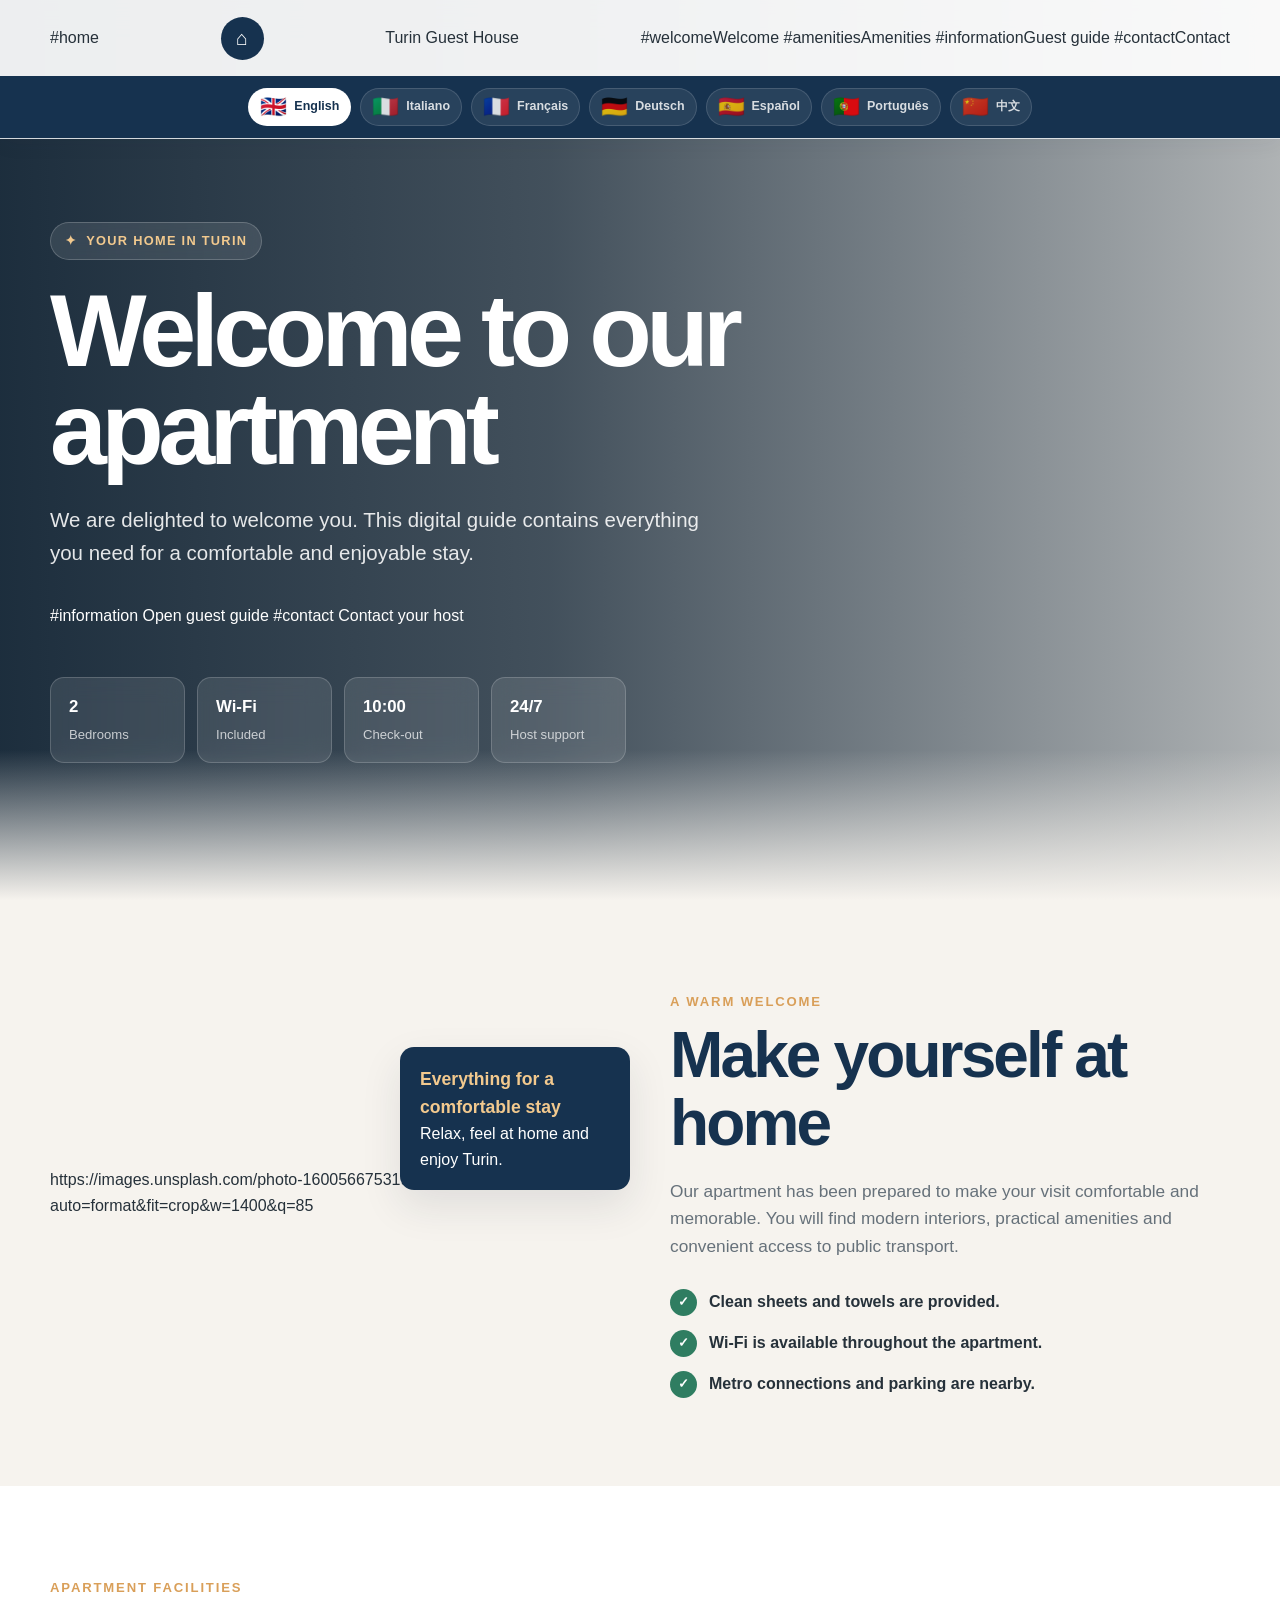
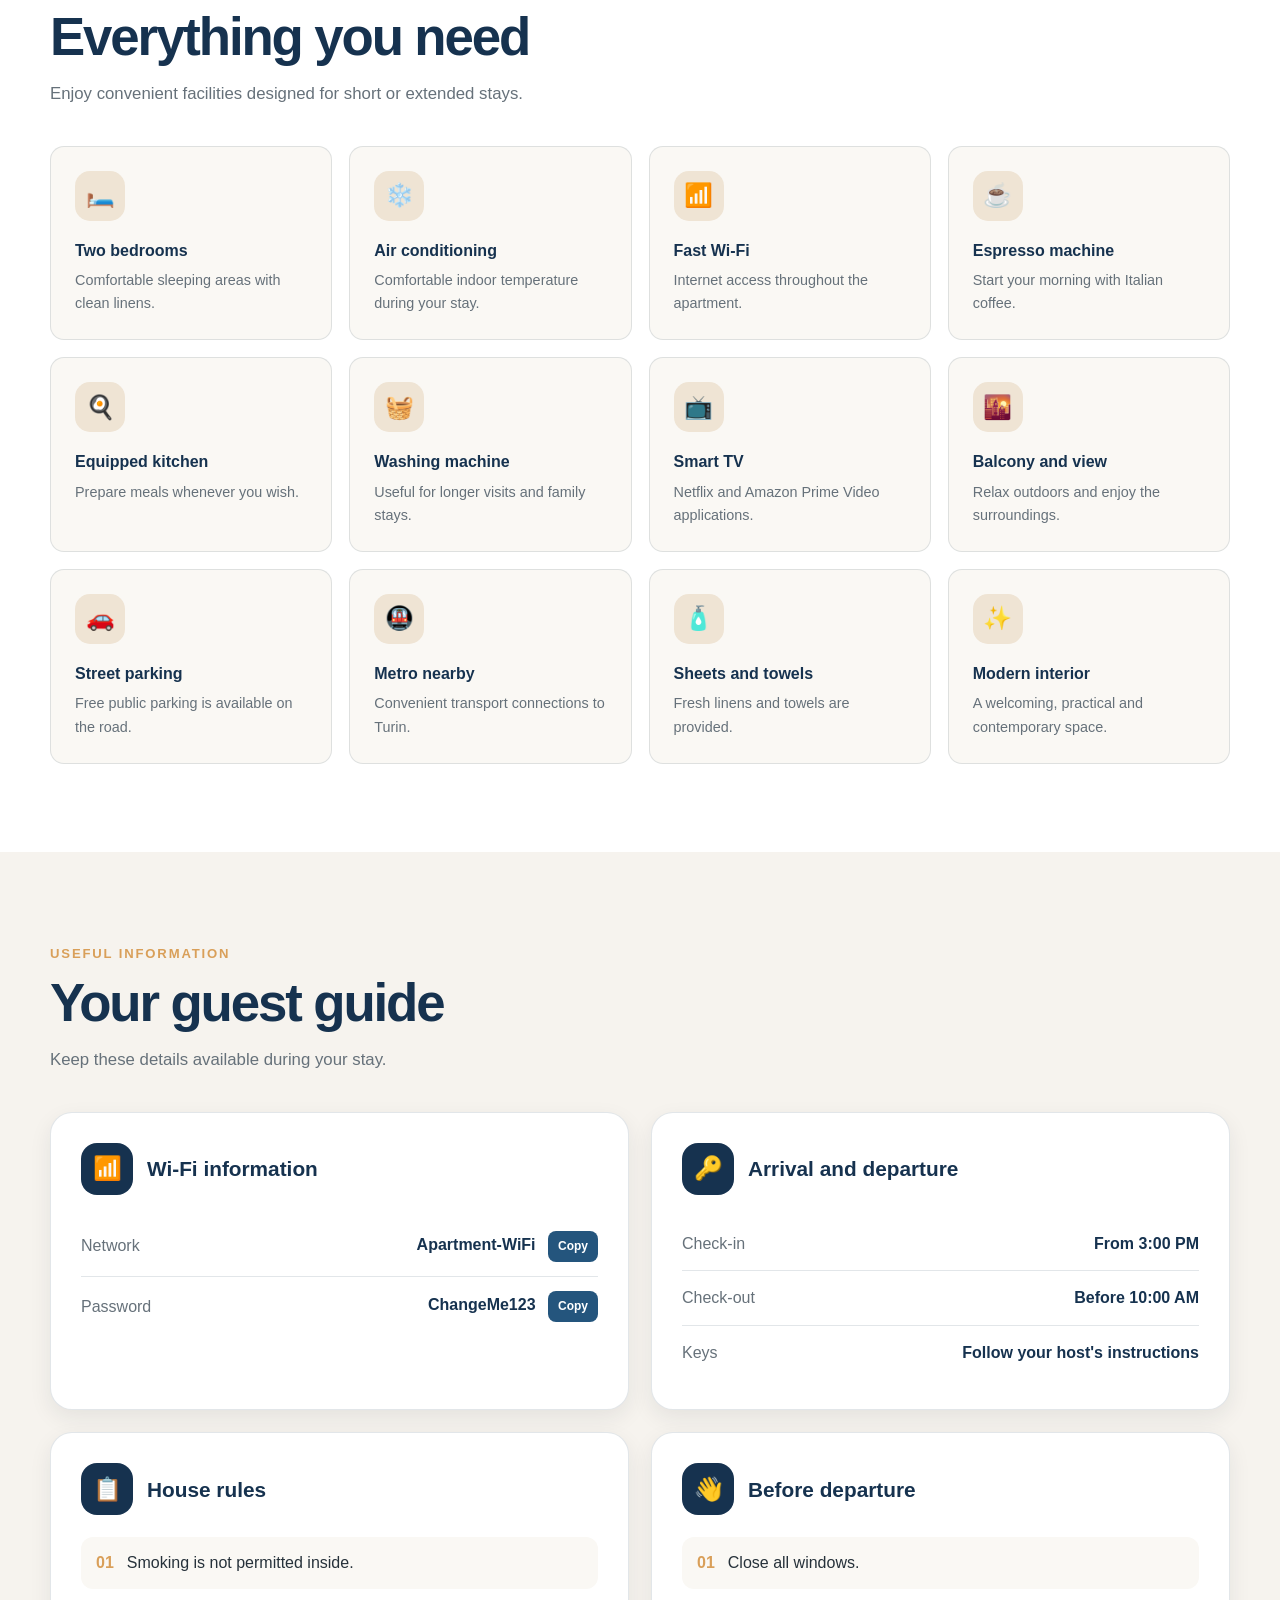
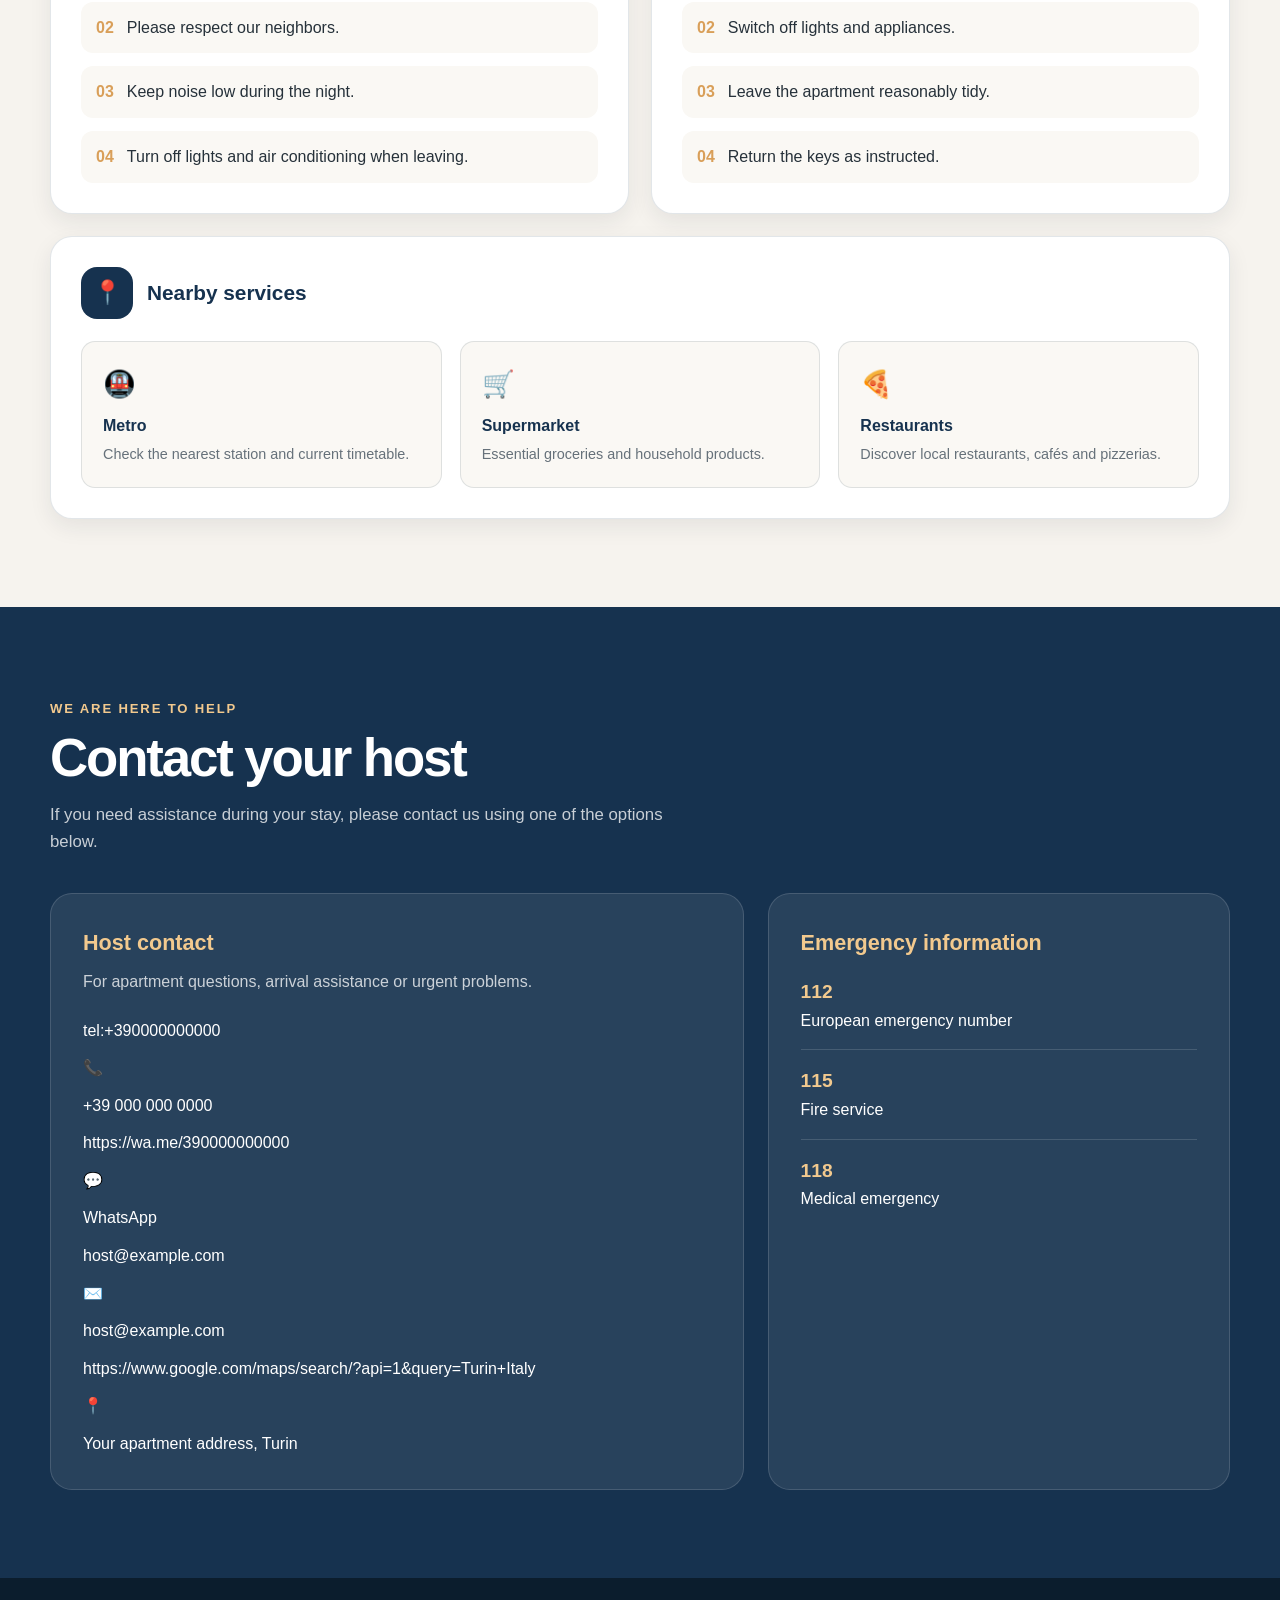
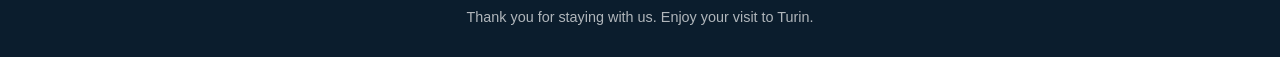
<file: Home.html>
<!DOCTYPE html>
<html lang="en">
<head>
    <meta charset="UTF-8">

    <meta
        name="viewport"
        content="width=device-width, initial-scale=1.0"
    >

    <meta
        name="description"
        content="Digital welcome guide for our apartment in Turin."
    >

    <title>Welcome to Our Apartment</title>

    <style>
        /* =========================================================
           1. GLOBAL SETTINGS
        ========================================================= */

        :root {
            --primary: #16324f;
            --primary-light: #24557d;
            --accent: #d99f59;
            --accent-light: #f2c98e;
            --background: #f6f3ee;
            --surface: #ffffff;
            --surface-soft: #faf8f4;
            --text: #26313a;
            --text-light: #66717a;
            --success: #2f7d61;
            --danger: #c65353;
            --border: rgba(22, 50, 79, 0.12);
            --shadow: 0 16px 40px rgba(31, 42, 55, 0.10);
            --shadow-small: 0 8px 22px rgba(31, 42, 55, 0.08);
            --radius: 22px;
            --radius-small: 14px;
            --container: 1180px;
        }

        * {
            box-sizing: border-box;
            margin: 0;
            padding: 0;
        }

        html {
            scroll-behavior: smooth;
            scroll-padding-top: 110px;
        }

        body {
            min-height: 100vh;
            font-family:
                Inter,
                -apple-system,
                BlinkMacSystemFont,
                "Segoe UI",
                Roboto,
                Helvetica,
                Arial,
                sans-serif;
            color: var(--text);
            background: var(--background);
            line-height: 1.6;
        }

        body.menu-open {
            overflow: hidden;
        }

        img {
            display: block;
            max-width: 100%;
        }

        a {
            color: inherit;
            text-decoration: none;
        }

        button,
        input {
            font: inherit;
        }

        button {
            border: 0;
        }

        ul {
            list-style: none;
        }

        section {
            padding: 88px 24px;
        }

        .container {
            width: min(100%, var(--container));
            margin-inline: auto;
        }

        .section-heading {
            max-width: 700px;
            margin-bottom: 38px;
        }

        .section-label {
            display: inline-block;
            margin-bottom: 10px;
            color: var(--accent);
            font-size: 0.82rem;
            font-weight: 800;
            letter-spacing: 0.14em;
            text-transform: uppercase;
        }

        .section-heading h2 {
            color: var(--primary);
            font-size: clamp(2rem, 5vw, 3.3rem);
            line-height: 1.1;
            letter-spacing: -0.04em;
        }

        .section-heading p {
            max-width: 650px;
            margin-top: 15px;
            color: var(--text-light);
            font-size: 1.05rem;
        }

        /* =========================================================
           2. NAVIGATION
        ========================================================= */

        .navbar {
            position: fixed;
            z-index: 1000;
            top: 0;
            left: 0;
            width: 100%;
            background: rgba(255, 255, 255, 0.92);
            border-bottom: 1px solid var(--border);
            box-shadow: 0 5px 20px rgba(30, 45, 60, 0.05);
            backdrop-filter: blur(18px);
        }

        .nav-inner {
            position: relative;
            display: flex;
            align-items: center;
            justify-content: space-between;
            min-height: 76px;
            gap: 20px;
        }

        .brand {
            display: flex;
            align-items: center;
            gap: 12px;
            color: var(--primary);
            font-weight: 800;
        }

        .brand-icon {
            display: grid;
            width: 43px;
            height: 43px;
            place-items: center;
            color: white;
            background: var(--primary);
            border-radius: 50%;
            font-size: 1.25rem;
        }

        .nav-links {
            display: flex;
            align-items: center;
            gap: 28px;
        }

        .nav-links a {
            position: relative;
            color: var(--text-light);
            font-size: 0.95rem;
            font-weight: 700;
        }

        .nav-links a::after {
            position: absolute;
            right: 0;
            bottom: -7px;
            left: 0;
            height: 2px;
            content: "";
            background: var(--accent);
            transform: scaleX(0);
            transition: transform 0.25s ease;
        }

        .nav-links a:hover {
            color: var(--primary);
        }

        .nav-links a:hover::after {
            transform: scaleX(1);
        }

        .menu-button {
            display: none;
            width: 44px;
            height: 44px;
            color: var(--primary);
            background: transparent;
            border: 1px solid var(--border);
            border-radius: 12px;
            cursor: pointer;
            font-size: 1.35rem;
        }

        /* =========================================================
           3. LANGUAGE SELECTOR
        ========================================================= */

        .language-bar {
            position: relative;
            z-index: 10;
            padding: 12px 20px;
            background: var(--primary);
        }

        .language-list {
            display: flex;
            align-items: center;
            justify-content: center;
            gap: 9px;
            flex-wrap: wrap;
        }

        .language-button {
            display: flex;
            align-items: center;
            gap: 7px;
            min-height: 38px;
            padding: 5px 11px;
            color: rgba(255, 255, 255, 0.82);
            background: rgba(255, 255, 255, 0.08);
            border: 1px solid rgba(255, 255, 255, 0.14);
            border-radius: 999px;
            cursor: pointer;
            transition:
                transform 0.2s ease,
                background 0.2s ease,
                color 0.2s ease;
        }

        .language-button:hover {
            color: white;
            background: rgba(255, 255, 255, 0.16);
            transform: translateY(-2px);
        }

        .language-button.active {
            color: var(--primary);
            background: white;
        }

        .flag {
            font-size: 1.35rem;
            line-height: 1;
        }

        .language-name {
            font-size: 0.78rem;
            font-weight: 800;
        }

        /* =========================================================
           4. HERO
        ========================================================= */

        .hero {
            position: relative;
            display: grid;
            min-height: 100vh;
            padding: 155px 24px 70px;
            place-items: center;
            overflow: hidden;
            color: white;
            background:
                linear-gradient(
                    90deg,
                    rgba(10, 29, 46, 0.92) 0%,
                    rgba(10, 29, 46, 0.76) 43%,
                    rgba(10, 29, 46, 0.30) 100%
                ),
                 url("https://drive.google.com/thumbnail?id=1JMEyr-s7wVvKA9i7febR1yLvqgs-dAmL&sz=w1600");
                center / cover no-repeat;
        }

        .hero::after {
            position: absolute;
            inset: auto 0 0;
            height: 150px;
            content: "";
            background: linear-gradient(transparent, var(--background));
        }

        .hero-content {
            position: relative;
            z-index: 2;
            width: min(100%, var(--container));
        }

        .hero-text {
            max-width: 760px;
        }

        .hero-tag {
            display: inline-flex;
            align-items: center;
            gap: 9px;
            margin-bottom: 22px;
            padding: 8px 14px;
            color: var(--accent-light);
            background: rgba(255, 255, 255, 0.10);
            border: 1px solid rgba(255, 255, 255, 0.20);
            border-radius: 999px;
            backdrop-filter: blur(10px);
            font-size: 0.8rem;
            font-weight: 800;
            letter-spacing: 0.1em;
            text-transform: uppercase;
        }

        .hero h1 {
            max-width: 820px;
            font-size: clamp(3rem, 8vw, 6.6rem);
            line-height: 0.96;
            letter-spacing: -0.055em;
        }

        .hero-description {
            max-width: 670px;
            margin-top: 25px;
            color: rgba(255, 255, 255, 0.88);
            font-size: clamp(1.05rem, 2vw, 1.28rem);
        }

        .hero-actions {
            display: flex;
            margin-top: 34px;
            gap: 13px;
            flex-wrap: wrap;
        }

        .button {
            display: inline-flex;
            align-items: center;
            justify-content: center;
            min-height: 51px;
            padding: 12px 22px;
            border-radius: 999px;
            cursor: pointer;
            font-weight: 800;
            transition:
                transform 0.2s ease,
                box-shadow 0.2s ease,
                background 0.2s ease;
        }

        .button:hover {
            transform: translateY(-3px);
        }

        .button-primary {
            color: var(--primary);
            background: var(--accent-light);
            box-shadow: 0 10px 30px rgba(217, 159, 89, 0.25);
        }

        .button-secondary {
            color: white;
            background: rgba(255, 255, 255, 0.09);
            border: 1px solid rgba(255, 255, 255, 0.28);
            backdrop-filter: blur(8px);
        }

        .quick-facts {
            display: flex;
            margin-top: 48px;
            gap: 12px;
            flex-wrap: wrap;
        }

        .quick-fact {
            min-width: 135px;
            padding: 16px 18px;
            background: rgba(255, 255, 255, 0.10);
            border: 1px solid rgba(255, 255, 255, 0.18);
            border-radius: var(--radius-small);
            backdrop-filter: blur(12px);
        }

        .quick-fact strong {
            display: block;
            font-size: 1.05rem;
        }

        .quick-fact span {
            color: rgba(255, 255, 255, 0.72);
            font-size: 0.82rem;
        }

        /* =========================================================
           5. WELCOME AND AMENITIES
        ========================================================= */

        .welcome-grid {
            display: grid;
            align-items: center;
            grid-template-columns: 1fr 1fr;
            gap: 60px;
        }

        .welcome-image {
            position: relative;
        }

        .welcome-image img {
            width: 100%;
            height: 540px;
            object-fit: cover;
            border-radius: var(--radius);
            box-shadow: var(--shadow);
        }

        .image-badge {
            position: absolute;
            right: -20px;
            bottom: 28px;
            max-width: 230px;
            padding: 18px 20px;
            color: white;
            background: var(--primary);
            border-radius: var(--radius-small);
            box-shadow: var(--shadow);
        }

        .image-badge strong {
            display: block;
            color: var(--accent-light);
            font-size: 1.1rem;
        }

        .welcome-copy h2 {
            color: var(--primary);
            font-size: clamp(2.25rem, 5vw, 4rem);
            line-height: 1.06;
            letter-spacing: -0.045em;
        }

        .welcome-copy p {
            margin-top: 20px;
            color: var(--text-light);
            font-size: 1.08rem;
        }

        .check-list {
            display: grid;
            margin-top: 28px;
            gap: 14px;
        }

        .check-list li {
            display: flex;
            align-items: flex-start;
            gap: 12px;
            font-weight: 700;
        }

        .check-icon {
            display: grid;
            flex: 0 0 27px;
            width: 27px;
            height: 27px;
            place-items: center;
            color: white;
            background: var(--success);
            border-radius: 50%;
            font-size: 0.8rem;
        }

        .amenities-section {
            background: var(--surface);
        }

        .amenities-grid {
            display: grid;
            grid-template-columns: repeat(4, 1fr);
            gap: 17px;
        }

        .amenity-card {
            min-height: 180px;
            padding: 24px;
            background: var(--surface-soft);
            border: 1px solid var(--border);
            border-radius: var(--radius-small);
            transition:
                transform 0.25s ease,
                box-shadow 0.25s ease,
                border-color 0.25s ease;
        }

        .amenity-card:hover {
            border-color: rgba(217, 159, 89, 0.55);
            box-shadow: var(--shadow-small);
            transform: translateY(-6px);
        }

        .amenity-icon {
            display: grid;
            width: 50px;
            height: 50px;
            margin-bottom: 17px;
            place-items: center;
            color: var(--primary);
            background: #efe4d4;
            border-radius: 15px;
            font-size: 1.45rem;
        }

        .amenity-card h3 {
            margin-bottom: 6px;
            color: var(--primary);
            font-size: 1rem;
        }

        .amenity-card p {
            color: var(--text-light);
            font-size: 0.9rem;
        }

        /* =========================================================
           6. INFORMATION CARDS
        ========================================================= */

        .information-grid {
            display: grid;
            grid-template-columns: repeat(2, 1fr);
            gap: 22px;
        }

        .info-card {
            padding: 30px;
            background: var(--surface);
            border: 1px solid var(--border);
            border-radius: var(--radius);
            box-shadow: var(--shadow-small);
        }

        .info-card.full-width {
            grid-column: 1 / -1;
        }

        .info-card-header {
            display: flex;
            align-items: center;
            gap: 14px;
            margin-bottom: 22px;
        }

        .info-card-icon {
            display: grid;
            flex: 0 0 52px;
            width: 52px;
            height: 52px;
            place-items: center;
            color: white;
            background: var(--primary);
            border-radius: 16px;
            font-size: 1.45rem;
        }

        .info-card h3 {
            color: var(--primary);
            font-size: 1.3rem;
        }

        .info-row {
            display: flex;
            align-items: center;
            justify-content: space-between;
            padding: 14px 0;
            gap: 20px;
            border-bottom: 1px solid var(--border);
        }

        .info-row:last-child {
            border-bottom: 0;
        }

        .info-row span:first-child {
            color: var(--text-light);
        }

        .info-row strong {
            color: var(--primary);
            text-align: right;
            overflow-wrap: anywhere;
        }

        .copy-button {
            margin-left: 8px;
            padding: 6px 10px;
            color: white;
            background: var(--primary-light);
            border-radius: 8px;
            cursor: pointer;
            font-size: 0.75rem;
            font-weight: 800;
        }

        .rules-list {
            display: grid;
            gap: 13px;
        }

        .rules-list li {
            display: flex;
            gap: 13px;
            padding: 13px 15px;
            background: var(--surface-soft);
            border-radius: 12px;
        }

        .rule-number {
            color: var(--accent);
            font-weight: 900;
        }

        .nearby-grid {
            display: grid;
            grid-template-columns: repeat(3, 1fr);
            gap: 18px;
        }

        .nearby-item {
            padding: 21px;
            background: var(--surface-soft);
            border: 1px solid var(--border);
            border-radius: var(--radius-small);
        }

        .nearby-item span {
            display: block;
            margin-bottom: 8px;
            font-size: 1.65rem;
        }

        .nearby-item h4 {
            color: var(--primary);
        }

        .nearby-item p {
            margin-top: 4px;
            color: var(--text-light);
            font-size: 0.9rem;
        }

        /* =========================================================
           7. CONTACT AND FOOTER
        ========================================================= */

        .contact-section {
            color: white;
            background: var(--primary);
        }

        .contact-section .section-label {
            color: var(--accent-light);
        }

        .contact-section .section-heading h2,
        .contact-section .section-heading p {
            color: white;
        }

        .contact-section .section-heading p {
            opacity: 0.76;
        }

        .contact-grid {
            display: grid;
            grid-template-columns: 1.2fr 0.8fr;
            gap: 24px;
        }

        .contact-card {
            padding: 32px;
            background: rgba(255, 255, 255, 0.08);
            border: 1px solid rgba(255, 255, 255, 0.14);
            border-radius: var(--radius);
        }

        .contact-card h3 {
            color: var(--accent-light);
            font-size: 1.35rem;
        }

        .contact-card p {
            margin-top: 8px;
            color: rgba(255, 255, 255, 0.76);
        }

        .contact-links {
            display: grid;
            margin-top: 23px;
            gap: 12px;
        }

        .contact-link {
            display: flex;
            align-items: center;
            padding: 14px 16px;
            gap: 12px;
            background: rgba(255, 255, 255, 0.08);
            border-radius: 12px;
            overflow-wrap: anywhere;
        }

        .contact-link:hover {
            background: rgba(255, 255, 255, 0.14);
        }

        .emergency-item {
            padding: 16px 0;
            border-bottom: 1px solid rgba(255, 255, 255, 0.14);
        }

        .emergency-item:last-child {
            border-bottom: 0;
        }

        .emergency-item strong {
            display: block;
            color: var(--accent-light);
            font-size: 1.2rem;
        }

        footer {
            padding: 28px 24px;
            color: rgba(255, 255, 255, 0.68);
            background: #0b1d2d;
            text-align: center;
            font-size: 0.9rem;
        }

        /* Toast notification */

        .toast {
            position: fixed;
            z-index: 2000;
            right: 20px;
            bottom: 20px;
            max-width: calc(100% - 40px);
            padding: 13px 18px;
            color: white;
            background: var(--success);
            border-radius: 12px;
            box-shadow: var(--shadow);
            opacity: 0;
            pointer-events: none;
            transform: translateY(20px);
            transition:
                opacity 0.3s ease,
                transform 0.3s ease;
        }

        .toast.visible {
            opacity: 1;
            transform: translateY(0);
        }

        /* =========================================================
           8. RESPONSIVE DESIGN
        ========================================================= */

        @media (max-width: 980px) {
            .nav-links {
                position: absolute;
                top: calc(100% + 1px);
                right: 0;
                left: 0;
                display: none;
                padding: 22px 24px 28px;
                background: white;
                border-bottom: 1px solid var(--border);
                box-shadow: var(--shadow-small);
                flex-direction: column;
                align-items: flex-start;
                gap: 20px;
            }

            .nav-links.open {
                display: flex;
            }

            .menu-button {
                display: grid;
                place-items: center;
            }

            .welcome-grid,
            .contact-grid {
                grid-template-columns: 1fr;
            }

            .welcome-image {
                max-width: 720px;
            }

            .amenities-grid {
                grid-template-columns: repeat(3, 1fr);
            }
        }

        @media (max-width: 760px) {
            section {
                padding: 68px 18px;
            }

            .hero {
                min-height: auto;
                padding: 175px 18px 100px;
                background-position: 62% center;
            }

            .hero h1 {
                font-size: clamp(3rem, 14vw, 4.8rem);
            }

            .language-name {
                display: none;
            }

            .language-button {
                width: 42px;
                height: 38px;
                padding: 4px;
                justify-content: center;
            }

            .quick-facts {
                display: grid;
                grid-template-columns: repeat(2, 1fr);
            }

            .quick-fact {
                min-width: 0;
            }

            .welcome-image img {
                height: 390px;
            }

            .image-badge {
                right: 12px;
                bottom: 12px;
                left: 12px;
                max-width: none;
            }

            .amenities-grid,
            .information-grid,
            .nearby-grid {
                grid-template-columns: repeat(2, 1fr);
            }

            .info-card.full-width {
                grid-column: auto;
            }

            .nearby-grid {
                grid-template-columns: 1fr;
            }
        }

        @media (max-width: 520px) {
            .brand-text {
                font-size: 0.9rem;
            }

            .hero-actions {
                display: grid;
            }

            .button {
                width: 100%;
            }

            .amenities-grid,
            .information-grid {
                grid-template-columns: 1fr;
            }

            .info-card {
                padding: 23px;
            }

            .info-row {
                align-items: flex-start;
                flex-direction: column;
                gap: 4px;
            }

            .info-row strong {
                text-align: left;
            }

            .contact-card {
                padding: 24px;
            }
        }

        @media (prefers-reduced-motion: reduce) {
            html {
                scroll-behavior: auto;
            }

            *,
            *::before,
            *::after {
                transition-duration: 0.01ms !important;
                animation-duration: 0.01ms !important;
            }
        }
    </style>
</head>

<body>

    <!-- Navigation -->
    <nav class="navbar" aria-label="Primary navigation">
        <div class="container nav-inner">
            #home
                <span class="brand-icon" aria-hidden="true">⌂</span>
                <span class="brand-text" data-i18n="brand">
                    Turin Guest House
                </span>
            </a>

            <div class="nav-links" id="navLinks">
                #welcomeWelcome</a>
                #amenitiesAmenities</a>
                #informationGuest guide</a>
                #contactContact</a>
            </div>

            <button
                class="menu-button"
                id="menuButton"
                type="button"
                aria-label="Open navigation menu"
                aria-expanded="false"
            >
                ☰
            </button>
        </div>

        <!-- Country flags -->
        <div class="language-bar">
            <div class="language-list" aria-label="Select language">

                <button class="language-button" data-language="en" type="button">
                    <span class="flag" aria-hidden="true">🇬🇧</span>
                    <span class="language-name">English</span>
                </button>

                <button class="language-button" data-language="it" type="button">
                    <span class="flag" aria-hidden="true">🇮🇹</span>
                    <span class="language-name">Italiano</span>
                </button>

                <button class="language-button" data-language="fr" type="button">
                    <span class="flag" aria-hidden="true">🇫🇷</span>
                    <span class="language-name">Français</span>
                </button>

                <button class="language-button" data-language="de" type="button">
                    <span class="flag" aria-hidden="true">🇩🇪</span>
                    <span class="language-name">Deutsch</span>
                </button>

                <button class="language-button" data-language="es" type="button">
                    <span class="flag" aria-hidden="true">🇪🇸</span>
                    <span class="language-name">Español</span>
                </button>

                <button class="language-button" data-language="pt" type="button">
                    <span class="flag" aria-hidden="true">🇵🇹</span>
                    <span class="language-name">Português</span>
                </button>

                <button class="language-button" data-language="zh" type="button">
                    <span class="flag" aria-hidden="true">🇨🇳</span>
                    <span class="language-name">中文</span>
                </button>

            </div>
        </div>
    </nav>

    <main>

        <!-- Hero -->
        <section class="hero" id="home">
            <div class="hero-content">
                <div class="hero-text">

                    <div class="hero-tag">
                        <span aria-hidden="true">✦</span>
                        <span data-i18n="heroTag">Your home in Turin</span>
                    </div>

                    <h1 data-i18n="heroTitle">
                        Welcome to our apartment
                    </h1>

                    <p class="hero-description" data-i18n="heroText">
                        We are delighted to welcome you. This digital guide
                        contains everything you need for a comfortable and
                        enjoyable stay.
                    </p>

                    <div class="hero-actions">
                        #information
                            Open guest guide
                        </a>

                        #contact
                            Contact your host
                        </a>
                    </div>

                    <div class="quick-facts">
                        <div class="quick-fact">
                            <strong>2</strong>
                            <span data-i18n="bedrooms">Bedrooms</span>
                        </div>

                        <div class="quick-fact">
                            <strong>Wi-Fi</strong>
                            <span data-i18n="included">Included</span>
                        </div>

                        <div class="quick-fact">
                            <strong>10:00</strong>
                            <span data-i18n="checkout">Check-out</span>
                        </div>

                        <div class="quick-fact">
                            <strong>24/7</strong>
                            <span data-i18n="hostSupport">Host support</span>
                        </div>
                    </div>
                </div>
            </div>
        </section>

        <!-- Welcome section -->
        <section id="welcome">
            <div class="container welcome-grid">

                <div class="welcome-image">
                    https://images.unsplash.com/photo-1600566753190-17f0baa2a6c3?auto=format&fit=crop&w=1400&q=85

                    <div class="image-badge">
                        <strong data-i18n="comfortableStay">
                            Everything for a comfortable stay
                        </strong>
                        <span data-i18n="comfortableStayText">
                            Relax, feel at home and enjoy Turin.
                        </span>
                    </div>
                </div>

                <div class="welcome-copy">
                    <span class="section-label" data-i18n="welcomeLabel">
                        A warm welcome
                    </span>

                    <h2 data-i18n="welcomeTitle">
                        Make yourself at home
                    </h2>

                    <p data-i18n="welcomeText">
                        Our apartment has been prepared to make your visit
                        comfortable and memorable. You will find modern
                        interiors, practical amenities and convenient access
                        to public transport.
                    </p>

                    <ul class="check-list">
                        <li>
                            <span class="check-icon">✓</span>
                            <span data-i18n="welcomePoint1">
                                Clean sheets and towels are provided.
                            </span>
                        </li>

                        <li>
                            <span class="check-icon">✓</span>
                            <span data-i18n="welcomePoint2">
                                Wi-Fi is available throughout the apartment.
                            </span>
                        </li>

                        <li>
                            <span class="check-icon">✓</span>
                            <span data-i18n="welcomePoint3">
                                Metro connections and parking are nearby.
                            </span>
                        </li>
                    </ul>
                </div>

            </div>
        </section>

        <!-- Amenities -->
        <section class="amenities-section" id="amenities">
            <div class="container">

                <div class="section-heading">
                    <span class="section-label" data-i18n="amenitiesLabel">
                        Apartment facilities
                    </span>

                    <h2 data-i18n="amenitiesTitle">
                        Everything you need
                    </h2>

                    <p data-i18n="amenitiesText">
                        Enjoy convenient facilities designed for short or
                        extended stays.
                    </p>
                </div>

                <div class="amenities-grid">

                    <article class="amenity-card">
                        <div class="amenity-icon">🛏️</div>
                        <h3 data-i18n="amenityBedrooms">Two bedrooms</h3>
                        <p data-i18n="amenityBedroomsText">
                            Comfortable sleeping areas with clean linens.
                        </p>
                    </article>

                    <article class="amenity-card">
                        <div class="amenity-icon">❄️</div>
                        <h3 data-i18n="amenityAir">Air conditioning</h3>
                        <p data-i18n="amenityAirText">
                            Comfortable indoor temperature during your stay.
                        </p>
                    </article>

                    <article class="amenity-card">
                        <div class="amenity-icon">📶</div>
                        <h3 data-i18n="amenityWifi">Fast Wi-Fi</h3>
                        <p data-i18n="amenityWifiText">
                            Internet access throughout the apartment.
                        </p>
                    </article>

                    <article class="amenity-card">
                        <div class="amenity-icon">☕</div>
                        <h3 data-i18n="amenityCoffee">Espresso machine</h3>
                        <p data-i18n="amenityCoffeeText">
                            Start your morning with Italian coffee.
                        </p>
                    </article>

                    <article class="amenity-card">
                        <div class="amenity-icon">🍳</div>
                        <h3 data-i18n="amenityKitchen">Equipped kitchen</h3>
                        <p data-i18n="amenityKitchenText">
                            Prepare meals whenever you wish.
                        </p>
                    </article>

                    <article class="amenity-card">
                        <div class="amenity-icon">🧺</div>
                        <h3 data-i18n="amenityWashing">Washing machine</h3>
                        <p data-i18n="amenityWashingText">
                            Useful for longer visits and family stays.
                        </p>
                    </article>

                    <article class="amenity-card">
                        <div class="amenity-icon">📺</div>
                        <h3 data-i18n="amenityTv">Smart TV</h3>
                        <p data-i18n="amenityTvText">
                            Netflix and Amazon Prime Video applications.
                        </p>
                    </article>

                    <article class="amenity-card">
                        <div class="amenity-icon">🌇</div>
                        <h3 data-i18n="amenityBalcony">Balcony and view</h3>
                        <p data-i18n="amenityBalconyText">
                            Relax outdoors and enjoy the surroundings.
                        </p>
                    </article>

                    <article class="amenity-card">
                        <div class="amenity-icon">🚗</div>
                        <h3 data-i18n="amenityParking">Street parking</h3>
                        <p data-i18n="amenityParkingText">
                            Free public parking is available on the road.
                        </p>
                    </article>

                    <article class="amenity-card">
                        <div class="amenity-icon">🚇</div>
                        <h3 data-i18n="amenityMetro">Metro nearby</h3>
                        <p data-i18n="amenityMetroText">
                            Convenient transport connections to Turin.
                        </p>
                    </article>

                    <article class="amenity-card">
                        <div class="amenity-icon">🧴</div>
                        <h3 data-i18n="amenityLinen">Sheets and towels</h3>
                        <p data-i18n="amenityLinenText">
                            Fresh linens and towels are provided.
                        </p>
                    </article>

                    <article class="amenity-card">
                        <div class="amenity-icon">✨</div>
                        <h3 data-i18n="amenityModern">Modern interior</h3>
                        <p data-i18n="amenityModernText">
                            A welcoming, practical and contemporary space.
                        </p>
                    </article>

                </div>
            </div>
        </section>

        <!-- Guest information -->
        <section id="information">
            <div class="container">

                <div class="section-heading">
                    <span class="section-label" data-i18n="informationLabel">
                        Useful information
                    </span>

                    <h2 data-i18n="informationTitle">
                        Your guest guide
                    </h2>

                    <p data-i18n="informationText">
                        Keep these details available during your stay.
                    </p>
                </div>

                <div class="information-grid">

                    <!-- Wi-Fi -->
                    <article class="info-card">
                        <div class="info-card-header">
                            <div class="info-card-icon">📶</div>
                            <h3 data-i18n="wifiTitle">Wi-Fi information</h3>
                        </div>

                        <div class="info-row">
                            <span data-i18n="network">Network</span>
                            <strong>
                                Apartment-WiFi
                                <button
                                    class="copy-button"
                                    type="button"
                                    data-copy="Apartment-WiFi"
                                    data-i18n="copy"
                                >
                                    Copy
                                </button>
                            </strong>
                        </div>

                        <div class="info-row">
                            <span data-i18n="password">Password</span>
                            <strong>
                                ChangeMe123
                                <button
                                    class="copy-button"
                                    type="button"
                                    data-copy="ChangeMe123"
                                    data-i18n="copy"
                                >
                                    Copy
                                </button>
                            </strong>
                        </div>
                    </article>

                    <!-- Arrival and departure -->
                    <article class="info-card">
                        <div class="info-card-header">
                            <div class="info-card-icon">🔑</div>
                            <h3 data-i18n="arrivalTitle">
                                Arrival and departure
                            </h3>
                        </div>

                        <div class="info-row">
                            <span data-i18n="checkinLabel">Check-in</span>
                            <strong data-i18n="checkinValue">From 3:00 PM</strong>
                        </div>

                        <div class="info-row">
                            <span data-i18n="checkoutLabel">Check-out</span>
                            <strong data-i18n="checkoutValue">
                                Before 10:00 AM
                            </strong>
                        </div>

                        <div class="info-row">
                            <span data-i18n="keysLabel">Keys</span>
                            <strong data-i18n="keysValue">
                                Follow your host's instructions
                            </strong>
                        </div>
                    </article>

                    <!-- House rules -->
                    <article class="info-card">
                        <div class="info-card-header">
                            <div class="info-card-icon">📋</div>
                            <h3 data-i18n="rulesTitle">House rules</h3>
                        </div>

                        <ul class="rules-list">
                            <li>
                                <span class="rule-number">01</span>
                                <span data-i18n="rule1">
                                    Smoking is not permitted inside.
                                </span>
                            </li>

                            <li>
                                <span class="rule-number">02</span>
                                <span data-i18n="rule2">
                                    Please respect our neighbors.
                                </span>
                            </li>

                            <li>
                                <span class="rule-number">03</span>
                                <span data-i18n="rule3">
                                    Keep noise low during the night.
                                </span>
                            </li>

                            <li>
                                <span class="rule-number">04</span>
                                <span data-i18n="rule4">
                                    Turn off lights and air conditioning
                                    when leaving.
                                </span>
                            </li>
                        </ul>
                    </article>

                    <!-- Check-out -->
                    <article class="info-card">
                        <div class="info-card-header">
                            <div class="info-card-icon">👋</div>
                            <h3 data-i18n="departureTitle">
                                Before departure
                            </h3>
                        </div>

                        <ul class="rules-list">
                            <li>
                                <span class="rule-number">01</span>
                                <span data-i18n="departure1">
                                    Close all windows.
                                </span>
                            </li>

                            <li>
                                <span class="rule-number">02</span>
                                <span data-i18n="departure2">
                                    Switch off lights and appliances.
                                </span>
                            </li>

                            <li>
                                <span class="rule-number">03</span>
                                <span data-i18n="departure3">
                                    Leave the apartment reasonably tidy.
                                </span>
                            </li>

                            <li>
                                <span class="rule-number">04</span>
                                <span data-i18n="departure4">
                                    Return the keys as instructed.
                                </span>
                            </li>
                        </ul>
                    </article>

                    <!-- Nearby -->
                    <article class="info-card full-width">
                        <div class="info-card-header">
                            <div class="info-card-icon">📍</div>
                            <h3 data-i18n="nearbyTitle">Nearby services</h3>
                        </div>

                        <div class="nearby-grid">
                            <div class="nearby-item">
                                <span>🚇</span>
                                <h4 data-i18n="metroTitle">Metro</h4>
                                <p data-i18n="metroText">
                                    Check the nearest station and current
                                    timetable.
                                </p>
                            </div>

                            <div class="nearby-item">
                                <span>🛒</span>
                                <h4 data-i18n="supermarketTitle">Supermarket</h4>
                                <p data-i18n="supermarketText">
                                    Essential groceries and household products.
                                </p>
                            </div>

                            <div class="nearby-item">
                                <span>🍕</span>
                                <h4 data-i18n="restaurantsTitle">Restaurants</h4>
                                <p data-i18n="restaurantsText">
                                    Discover local restaurants, cafés and
                                    pizzerias.
                                </p>
                            </div>
                        </div>
                    </article>

                </div>
            </div>
        </section>

        <!-- Contact -->
        <section class="contact-section" id="contact">
            <div class="container">

                <div class="section-heading">
                    <span class="section-label" data-i18n="contactLabel">
                        We are here to help
                    </span>

                    <h2 data-i18n="contactTitle">
                        Contact your host
                    </h2>

                    <p data-i18n="contactText">
                        If you need assistance during your stay, please contact
                        us using one of the options below.
                    </p>
                </div>

                <div class="contact-grid">

                    <article class="contact-card">
                        <h3 data-i18n="hostTitle">Host contact</h3>

                        <p data-i18n="hostText">
                            For apartment questions, arrival assistance or
                            urgent problems.
                        </p>

                        <div class="contact-links">
                            <!-- Replace the telephone number -->
                            tel:+390000000000
                                <span>📞</span>
                                <span>+39 000 000 0000</span>
                            </a>

                            <!-- Replace the WhatsApp number -->
                            https://wa.me/390000000000
                                <span>💬</span>
                                <span>WhatsApp</span>
                            </a>

                            <!-- Replace the email address -->
                            host@example.com
                                <span>✉️</span>
                                <span>host@example.com</span>
                            </a>

                            <!-- Replace the address -->
                            https://www.google.com/maps/search/?api=1&query=Turin+Italy
                                <span>📍</span>
                                <span data-i18n="apartmentAddress">
                                    Your apartment address, Turin
                                </span>
                            </a>
                        </div>
                    </article>

                    <article class="contact-card">
                        <h3 data-i18n="emergencyTitle">
                            Emergency information
                        </h3>

                        <div class="emergency-item">
                            <strong>112</strong>
                            <span data-i18n="emergency112">
                                European emergency number
                            </span>
                        </div>

                        <div class="emergency-item">
                            <strong>115</strong>
                            <span data-i18n="fireService">
                                Fire service
                            </span>
                        </div>

                        <div class="emergency-item">
                            <strong>118</strong>
                            <span data-i18n="medicalEmergency">
                                Medical emergency
                            </span>
                        </div>
                    </article>

                </div>
            </div>
        </section>

    </main>

    <footer>
        <p data-i18n="footerText">
            Thank you for staying with us. Enjoy your visit to Turin.
        </p>
    </footer>

    <div class="toast" id="toast" role="status" aria-live="polite">
        Copied
    </div>

    <script>
        /* =========================================================
           TRANSLATIONS
        ========================================================= */

        const translations = {
            en: {
                pageTitle: "Welcome to Our Apartment",
                brand: "Turin Guest House",
                navWelcome: "Welcome",
                navAmenities: "Amenities",
                navInformation: "Guest guide",
                navContact: "Contact",
                heroTag: "Your home in Turin",
                heroTitle: "Welcome to our apartment",
                heroText: "We are delighted to welcome you. This digital guide contains everything you need for a comfortable and enjoyable stay.",
                openGuide: "Open guest guide",
                contactHost: "Contact your host",
                bedrooms: "Bedrooms",
                included: "Included",
                checkout: "Check-out",
                hostSupport: "Host support",
                comfortableStay: "Everything for a comfortable stay",
                comfortableStayText: "Relax, feel at home and enjoy Turin.",
                welcomeLabel: "A warm welcome",
                welcomeTitle: "Make yourself at home",
                welcomeText: "Our apartment has been prepared to make your visit comfortable and memorable. You will find modern interiors, practical amenities and convenient access to public transport.",
                welcomePoint1: "Clean sheets and towels are provided.",
                welcomePoint2: "Wi-Fi is available throughout the apartment.",
                welcomePoint3: "Metro connections and parking are nearby.",
                amenitiesLabel: "Apartment facilities",
                amenitiesTitle: "Everything you need",
                amenitiesText: "Enjoy convenient facilities designed for short or extended stays.",
                amenityBedrooms: "Two bedrooms",
                amenityBedroomsText: "Comfortable sleeping areas with clean linens.",
                amenityAir: "Air conditioning",
                amenityAirText: "Comfortable indoor temperature during your stay.",
                amenityWifi: "Fast Wi-Fi",
                amenityWifiText: "Internet access throughout the apartment.",
                amenityCoffee: "Espresso machine",
                amenityCoffeeText: "Start your morning with Italian coffee.",
                amenityKitchen: "Equipped kitchen",
                amenityKitchenText: "Prepare meals whenever you wish.",
                amenityWashing: "Washing machine",
                amenityWashingText: "Useful for longer visits and family stays.",
                amenityTv: "Smart TV",
                amenityTvText: "Netflix and Amazon Prime Video applications.",
                amenityBalcony: "Balcony and view",
                amenityBalconyText: "Relax outdoors and enjoy the surroundings.",
                amenityParking: "Street parking",
                amenityParkingText: "Free public parking is available on the road.",
                amenityMetro: "Metro nearby",
                amenityMetroText: "Convenient transport connections to Turin.",
                amenityLinen: "Sheets and towels",
                amenityLinenText: "Fresh linens and towels are provided.",
                amenityModern: "Modern interior",
                amenityModernText: "A welcoming, practical and contemporary space.",
                informationLabel: "Useful information",
                informationTitle: "Your guest guide",
                informationText: "Keep these details available during your stay.",
                wifiTitle: "Wi-Fi information",
                network: "Network",
                password: "Password",
                copy: "Copy",
                copied: "Copied to clipboard",
                arrivalTitle: "Arrival and departure",
                checkinLabel: "Check-in",
                checkinValue: "From 3:00 PM",
                checkoutLabel: "Check-out",
                checkoutValue: "Before 10:00 AM",
                keysLabel: "Keys",
                keysValue: "Follow your host's instructions",
                rulesTitle: "House rules",
                rule1: "Smoking is not permitted inside.",
                rule2: "Please respect our neighbors.",
                rule3: "Keep noise low during the night.",
                rule4: "Turn off lights and air conditioning when leaving.",
                departureTitle: "Before departure",
                departure1: "Close all windows.",
                departure2: "Switch off lights and appliances.",
                departure3: "Leave the apartment reasonably tidy.",
                departure4: "Return the keys as instructed.",
                nearbyTitle: "Nearby services",
                metroTitle: "Metro",
                metroText: "Check the nearest station and current timetable.",
                supermarketTitle: "Supermarket",
                supermarketText: "Essential groceries and household products.",
                restaurantsTitle: "Restaurants",
                restaurantsText: "Discover local restaurants, cafés and pizzerias.",
                contactLabel: "We are here to help",
                contactTitle: "Contact your host",
                contactText: "If you need assistance during your stay, please contact us using one of the options below.",
                hostTitle: "Host contact",
                hostText: "For apartment questions, arrival assistance or urgent problems.",
                apartmentAddress: "Your apartment address, Turin",
                emergencyTitle: "Emergency information",
                emergency112: "European emergency number",
                fireService: "Fire service",
                medicalEmergency: "Medical emergency",
                footerText: "Thank you for staying with us. Enjoy your visit to Turin."
            },

            it: {
                pageTitle: "Benvenuti nel nostro appartamento",
                brand: "Casa Ospiti Torino",
                navWelcome: "Benvenuti",
                navAmenities: "Servizi",
                navInformation: "Guida ospiti",
                navContact: "Contatti",
                heroTag: "La vostra casa a Torino",
                heroTitle: "Benvenuti nel nostro appartamento",
                heroText: "Siamo lieti di accogliervi. Questa guida digitale contiene tutto ciò che serve per un soggiorno comodo e piacevole.",
                openGuide: "Apri la guida",
                contactHost: "Contatta l'host",
                bedrooms: "Camere",
                included: "Incluso",
                checkout: "Check-out",
                hostSupport: "Assistenza host",
                comfortableStay: "Tutto per un soggiorno confortevole",
                comfortableStayText: "Rilassatevi, sentitevi a casa e godetevi Torino.",
                welcomeLabel: "Un caloroso benvenuto",
                welcomeTitle: "Sentitevi come a casa",
                welcomeText: "Il nostro appartamento è stato preparato per rendere la vostra visita comoda e indimenticabile. Troverete interni moderni, servizi pratici e comodi collegamenti con i mezzi pubblici.",
                welcomePoint1: "Lenzuola e asciugamani puliti sono forniti.",
                welcomePoint2: "Il Wi-Fi è disponibile in tutto l'appartamento.",
                welcomePoint3: "Metropolitana e parcheggio sono nelle vicinanze.",
                amenitiesLabel: "Servizi dell'appartamento",
                amenitiesTitle: "Tutto ciò che serve",
                amenitiesText: "Servizi comodi per soggiorni brevi o prolungati.",
                amenityBedrooms: "Due camere",
                amenityBedroomsText: "Zone notte confortevoli con biancheria pulita.",
                amenityAir: "Aria condizionata",
                amenityAirText: "Temperatura interna confortevole durante il soggiorno.",
                amenityWifi: "Wi-Fi veloce",
                amenityWifiText: "Accesso a Internet in tutto l'appartamento.",
                amenityCoffee: "Macchina da espresso",
                amenityCoffeeText: "Iniziate la giornata con un caffè italiano.",
                amenityKitchen: "Cucina attrezzata",
                amenityKitchenText: "Preparate i vostri pasti quando desiderate.",
                amenityWashing: "Lavatrice",
                amenityWashingText: "Utile per soggiorni lunghi e per le famiglie.",
                amenityTv: "Smart TV",
                amenityTvText: "Applicazioni Netflix e Amazon Prime Video.",
                amenityBalcony: "Balcone e vista",
                amenityBalconyText: "Rilassatevi all'aperto e godetevi i dintorni.",
                amenityParking: "Parcheggio in strada",
                amenityParkingText: "Parcheggio pubblico gratuito disponibile in strada.",
                amenityMetro: "Metro nelle vicinanze",
                amenityMetroText: "Comodi collegamenti per raggiungere Torino.",
                amenityLinen: "Lenzuola e asciugamani",
                amenityLinenText: "Biancheria e asciugamani puliti sono forniti.",
                amenityModern: "Interni moderni",
                amenityModernText: "Uno spazio accogliente, pratico e contemporaneo.",
                informationLabel: "Informazioni utili",
                informationTitle: "La vostra guida",
                informationText: "Tenete queste informazioni a disposizione durante il soggiorno.",
                wifiTitle: "Informazioni Wi-Fi",
                network: "Rete",
                password: "Password",
                copy: "Copia",
                copied: "Copiato negli appunti",
                arrivalTitle: "Arrivo e partenza",
                checkinLabel: "Check-in",
                checkinValue: "Dalle 15:00",
                checkoutLabel: "Check-out",
                checkoutValue: "Entro le 10:00",
                keysLabel: "Chiavi",
                keysValue: "Seguite le istruzioni dell'host",
                rulesTitle: "Regole della casa",
                rule1: "È vietato fumare all'interno.",
                rule2: "Si prega di rispettare i vicini.",
                rule3: "Mantenete basso il rumore durante la notte.",
                rule4: "Spegnete luci e aria condizionata quando uscite.",
                departureTitle: "Prima della partenza",
                departure1: "Chiudete tutte le finestre.",
                departure2: "Spegnete luci ed elettrodomestici.",
                departure3: "Lasciate l'appartamento ragionevolmente ordinato.",
                departure4: "Restituite le chiavi come indicato.",
                nearbyTitle: "Servizi nelle vicinanze",
                metroTitle: "Metropolitana",
                metroText: "Controllate la stazione più vicina e gli orari.",
                supermarketTitle: "Supermercato",
                supermarketText: "Generi alimentari e prodotti per la casa.",
                restaurantsTitle: "Ristoranti",
                restaurantsText: "Scoprite ristoranti, bar e pizzerie locali.",
                contactLabel: "Siamo qui per aiutarvi",
                contactTitle: "Contattate il vostro host",
                contactText: "Se avete bisogno di assistenza, contattateci utilizzando una delle opzioni seguenti.",
                hostTitle: "Contatto host",
                hostText: "Per domande, assistenza all'arrivo o problemi urgenti.",
                apartmentAddress: "Indirizzo dell'appartamento, Torino",
                emergencyTitle: "Informazioni di emergenza",
                emergency112: "Numero unico europeo per le emergenze",
                fireService: "Vigili del fuoco",
                medicalEmergency: "Emergenza sanitaria",
                footerText: "Grazie per aver soggiornato con noi. Buona visita a Torino."
            },

            fr: {
                pageTitle: "Bienvenue dans notre appartement",
                brand: "Maison d'hôtes Turin",
                navWelcome: "Bienvenue",
                navAmenities: "Équipements",
                navInformation: "Guide",
                navContact: "Contact",
                heroTag: "Votre maison à Turin",
                heroTitle: "Bienvenue dans notre appartement",
                heroText: "Nous sommes ravis de vous accueillir. Ce guide numérique contient tout ce dont vous avez besoin pour un séjour confortable et agréable.",
                openGuide: "Ouvrir le guide",
                contactHost: "Contacter l'hôte",
                bedrooms: "Chambres",
                included: "Inclus",
                checkout: "Départ",
                hostSupport: "Assistance",
                comfortableStay: "Tout pour un séjour confortable",
                comfortableStayText: "Détendez-vous, sentez-vous chez vous et profitez de Turin.",
                welcomeLabel: "Bienvenue",
                welcomeTitle: "Faites comme chez vous",
                welcomeText: "Notre appartement a été préparé pour rendre votre visite confortable et mémorable. Vous y trouverez un intérieur moderne, des équipements pratiques et un accès facile aux transports publics.",
                welcomePoint1: "Les draps et les serviettes propres sont fournis.",
                welcomePoint2: "Le Wi-Fi est disponible dans tout l'appartement.",
                welcomePoint3: "Le métro et le stationnement sont à proximité.",
                amenitiesLabel: "Équipements",
                amenitiesTitle: "Tout ce dont vous avez besoin",
                amenitiesText: "Des équipements pratiques pour les séjours courts ou prolongés.",
                amenityBedrooms: "Deux chambres",
                amenityBedroomsText: "Espaces confortables avec du linge propre.",
                amenityAir: "Climatisation",
                amenityAirText: "Une température agréable pendant votre séjour.",
                amenityWifi: "Wi-Fi rapide",
                amenityWifiText: "Accès Internet dans tout l'appartement.",
                amenityCoffee: "Machine à expresso",
                amenityCoffeeText: "Commencez la journée avec un café italien.",
                amenityKitchen: "Cuisine équipée",
                amenityKitchenText: "Préparez vos repas quand vous le souhaitez.",
                amenityWashing: "Lave-linge",
                amenityWashingText: "Pratique pour les longs séjours et les familles.",
                amenityTv: "Télévision connectée",
                amenityTvText: "Applications Netflix et Amazon Prime Video.",
                amenityBalcony: "Balcon et vue",
                amenityBalconyText: "Détendez-vous dehors et profitez des environs.",
                amenityParking: "Stationnement dans la rue",
                amenityParkingText: "Stationnement public gratuit dans la rue.",
                amenityMetro: "Métro à proximité",
                amenityMetroText: "Liaisons pratiques vers Turin.",
                amenityLinen: "Draps et serviettes",
                amenityLinenText: "Le linge propre et les serviettes sont fournis.",
                amenityModern: "Intérieur moderne",
                amenityModernText: "Un espace accueillant, pratique et contemporain.",
                informationLabel: "Informations utiles",
                informationTitle: "Votre guide",
                informationText: "Gardez ces informations à portée de main.",
                wifiTitle: "Informations Wi-Fi",
                network: "Réseau",
                password: "Mot de passe",
                copy: "Copier",
                copied: "Copié dans le presse-papiers",
                arrivalTitle: "Arrivée et départ",
                checkinLabel: "Arrivée",
                checkinValue: "À partir de 15 h",
                checkoutLabel: "Départ",
                checkoutValue: "Avant 10 h",
                keysLabel: "Clés",
                keysValue: "Suivez les instructions de votre hôte",
                rulesTitle: "Règlement intérieur",
                rule1: "Il est interdit de fumer à l'intérieur.",
                rule2: "Veuillez respecter les voisins.",
                rule3: "Limitez le bruit pendant la nuit.",
                rule4: "Éteignez les lumières et la climatisation en sortant.",
                departureTitle: "Avant votre départ",
                departure1: "Fermez toutes les fenêtres.",
                departure2: "Éteignez les lumières et les appareils.",
                departure3: "Laissez l'appartement raisonnablement rangé.",
                departure4: "Rendez les clés comme indiqué.",
                nearbyTitle: "Services à proximité",
                metroTitle: "Métro",
                metroText: "Consultez la station la plus proche et les horaires.",
                supermarketTitle: "Supermarché",
                supermarketText: "Alimentation et produits essentiels.",
                restaurantsTitle: "Restaurants",
                restaurantsText: "Découvrez les restaurants, cafés et pizzerias.",
                contactLabel: "Nous sommes là pour vous aider",
                contactTitle: "Contactez votre hôte",
                contactText: "Si vous avez besoin d'aide, contactez-nous avec l'une des options ci-dessous.",
                hostTitle: "Contact de l'hôte",
                hostText: "Pour vos questions, votre arrivée ou un problème urgent.",
                apartmentAddress: "Adresse de votre appartement, Turin",
                emergencyTitle: "Informations d'urgence",
                emergency112: "Numéro d'urgence européen",
                fireService: "Pompiers",
                medicalEmergency: "Urgence médicale",
                footerText: "Merci d'avoir séjourné chez nous. Profitez de Turin."
            },

            de: {
                pageTitle: "Willkommen in unserer Wohnung",
                brand: "Gästehaus Turin",
                navWelcome: "Willkommen",
                navAmenities: "Ausstattung",
                navInformation: "Gästeinfo",
                navContact: "Kontakt",
                heroTag: "Ihr Zuhause in Turin",
                heroTitle: "Willkommen in unserer Wohnung",
                heroText: "Wir freuen uns, Sie begrüßen zu dürfen. Dieser digitale Leitfaden enthält alles für einen komfortablen und angenehmen Aufenthalt.",
                openGuide: "Gästeinfo öffnen",
                contactHost: "Gastgeber kontaktieren",
                bedrooms: "Schlafzimmer",
                included: "Inklusive",
                checkout: "Abreise",
                hostSupport: "Unterstützung",
                comfortableStay: "Alles für einen komfortablen Aufenthalt",
                comfortableStayText: "Entspannen Sie sich und genießen Sie Turin.",
                welcomeLabel: "Herzlich willkommen",
                welcomeTitle: "Fühlen Sie sich wie zu Hause",
                welcomeText: "Unsere Wohnung wurde für einen komfortablen und unvergesslichen Aufenthalt vorbereitet. Sie bietet eine moderne Einrichtung, praktische Ausstattung und eine gute Anbindung an öffentliche Verkehrsmittel.",
                welcomePoint1: "Saubere Bettwäsche und Handtücher werden bereitgestellt.",
                welcomePoint2: "WLAN ist in der gesamten Wohnung verfügbar.",
                welcomePoint3: "U-Bahn und Parkmöglichkeiten sind in der Nähe.",
                amenitiesLabel: "Ausstattung",
                amenitiesTitle: "Alles, was Sie benötigen",
                amenitiesText: "Praktische Ausstattung für kurze oder längere Aufenthalte.",
                amenityBedrooms: "Zwei Schlafzimmer",
                amenityBedroomsText: "Komfortable Schlafbereiche mit sauberer Bettwäsche.",
                amenityAir: "Klimaanlage",
                amenityAirText: "Angenehme Raumtemperatur während Ihres Aufenthalts.",
                amenityWifi: "Schnelles WLAN",
                amenityWifiText: "Internetzugang in der gesamten Wohnung.",
                amenityCoffee: "Espressomaschine",
                amenityCoffeeText: "Beginnen Sie den Tag mit italienischem Kaffee.",
                amenityKitchen: "Ausgestattete Küche",
                amenityKitchenText: "Bereiten Sie jederzeit Ihre eigenen Mahlzeiten zu.",
                amenityWashing: "Waschmaschine",
                amenityWashingText: "Praktisch für längere Aufenthalte und Familien.",
                amenityTv: "Smart-TV",
                amenityTvText: "Netflix und Amazon Prime Video.",
                amenityBalcony: "Balkon und Aussicht",
                amenityBalconyText: "Entspannen Sie draußen und genießen Sie die Umgebung.",
                amenityParking: "Parken an der Straße",
                amenityParkingText: "Kostenlose öffentliche Parkplätze an der Straße.",
                amenityMetro: "U-Bahn in der Nähe",
                amenityMetroText: "Praktische Verkehrsanbindung nach Turin.",
                amenityLinen: "Bettwäsche und Handtücher",
                amenityLinenText: "Frische Bettwäsche und Handtücher werden bereitgestellt.",
                amenityModern: "Moderne Einrichtung",
                amenityModernText: "Ein einladender, praktischer und moderner Raum.",
                informationLabel: "Nützliche Informationen",
                informationTitle: "Ihr Gästeführer",
                informationText: "Bewahren Sie diese Informationen während Ihres Aufenthalts auf.",
                wifiTitle: "WLAN-Informationen",
                network: "Netzwerk",
                password: "Passwort",
                copy: "Kopieren",
                copied: "In die Zwischenablage kopiert",
                arrivalTitle: "Ankunft und Abreise",
                checkinLabel: "Check-in",
                checkinValue: "Ab 15:00 Uhr",
                checkoutLabel: "Check-out",
                checkoutValue: "Bis 10:00 Uhr",
                keysLabel: "Schlüssel",
                keysValue: "Folgen Sie den Anweisungen des Gastgebers",
                rulesTitle: "Hausregeln",
                rule1: "Rauchen ist in der Wohnung nicht gestattet.",
                rule2: "Bitte nehmen Sie Rücksicht auf die Nachbarn.",
                rule3: "Bitte vermeiden Sie nachts laute Geräusche.",
                rule4: "Schalten Sie Licht und Klimaanlage beim Verlassen aus.",
                departureTitle: "Vor der Abreise",
                departure1: "Schließen Sie alle Fenster.",
                departure2: "Schalten Sie Licht und Geräte aus.",
                departure3: "Hinterlassen Sie die Wohnung ordentlich.",
                departure4: "Geben Sie die Schlüssel wie vereinbart zurück.",
                nearbyTitle: "Dienste in der Nähe",
                metroTitle: "U-Bahn",
                metroText: "Prüfen Sie die nächste Station und den Fahrplan.",
                supermarketTitle: "Supermarkt",
                supermarketText: "Lebensmittel und wichtige Haushaltsprodukte.",
                restaurantsTitle: "Restaurants",
                restaurantsText: "Entdecken Sie Restaurants, Cafés und Pizzerien.",
                contactLabel: "Wir helfen Ihnen gerne",
                contactTitle: "Gastgeber kontaktieren",
                contactText: "Wenn Sie Hilfe benötigen, kontaktieren Sie uns über eine der folgenden Möglichkeiten.",
                hostTitle: "Kontakt zum Gastgeber",
                hostText: "Bei Fragen, Problemen bei der Ankunft oder dringenden Anliegen.",
                apartmentAddress: "Adresse Ihrer Wohnung, Turin",
                emergencyTitle: "Notfallinformationen",
                emergency112: "Europäische Notrufnummer",
                fireService: "Feuerwehr",
                medicalEmergency: "Medizinischer Notfall",
                footerText: "Vielen Dank für Ihren Aufenthalt. Genießen Sie Turin."
            },

            es: {
                pageTitle: "Bienvenidos a nuestro apartamento",
                brand: "Casa de huéspedes Turín",
                navWelcome: "Bienvenida",
                navAmenities: "Servicios",
                navInformation: "Guía",
                navContact: "Contacto",
                heroTag: "Su hogar en Turín",
                heroTitle: "Bienvenidos a nuestro apartamento",
                heroText: "Nos alegra recibirles. Esta guía digital contiene todo lo necesario para disfrutar de una estancia cómoda y agradable.",
                openGuide: "Abrir la guía",
                contactHost: "Contactar con el anfitrión",
                bedrooms: "Dormitorios",
                included: "Incluido",
                checkout: "Salida",
                hostSupport: "Asistencia",
                comfortableStay: "Todo para una estancia cómoda",
                comfortableStayText: "Relájense, siéntanse como en casa y disfruten de Turín.",
                welcomeLabel: "Una cálida bienvenida",
                welcomeTitle: "Siéntanse como en casa",
                welcomeText: "Nuestro apartamento ha sido preparado para que su visita sea cómoda y memorable. Encontrarán interiores modernos, servicios prácticos y un acceso cómodo al transporte público.",
                welcomePoint1: "Se proporcionan sábanas y toallas limpias.",
                welcomePoint2: "Hay Wi-Fi en todo el apartamento.",
                welcomePoint3: "El metro y el aparcamiento están cerca.",
                amenitiesLabel: "Servicios del apartamento",
                amenitiesTitle: "Todo lo que necesitan",
                amenitiesText: "Servicios prácticos para estancias cortas o prolongadas.",
                amenityBedrooms: "Dos dormitorios",
                amenityBedroomsText: "Zonas cómodas con ropa de cama limpia.",
                amenityAir: "Aire acondicionado",
                amenityAirText: "Temperatura interior agradable durante la estancia.",
                amenityWifi: "Wi-Fi rápido",
                amenityWifiText: "Acceso a Internet en todo el apartamento.",
                amenityCoffee: "Cafetera espresso",
                amenityCoffeeText: "Comiencen el día con un café italiano.",
                amenityKitchen: "Cocina equipada",
                amenityKitchenText: "Preparen sus comidas cuando quieran.",
                amenityWashing: "Lavadora",
                amenityWashingText: "Útil para estancias largas y familias.",
                amenityTv: "Smart TV",
                amenityTvText: "Aplicaciones de Netflix y Amazon Prime Video.",
                amenityBalcony: "Balcón y vistas",
                amenityBalconyText: "Relájense al aire libre y disfruten del entorno.",
                amenityParking: "Aparcamiento en la calle",
                amenityParkingText: "Aparcamiento público gratuito en la calle.",
                amenityMetro: "Metro cercano",
                amenityMetroText: "Conexiones cómodas con Turín.",
                amenityLinen: "Sábanas y toallas",
                amenityLinenText: "Se proporcionan sábanas y toallas limpias.",
                amenityModern: "Interior moderno",
                amenityModernText: "Un espacio acogedor, práctico y contemporáneo.",
                informationLabel: "Información útil",
                informationTitle: "Su guía",
                informationText: "Tengan estos datos disponibles durante su estancia.",
                wifiTitle: "Información Wi-Fi",
                network: "Red",
                password: "Contraseña",
                copy: "Copiar",
                copied: "Copiado al portapapeles",
                arrivalTitle: "Llegada y salida",
                checkinLabel: "Llegada",
                checkinValue: "Desde las 15:00",
                checkoutLabel: "Salida",
                checkoutValue: "Antes de las 10:00",
                keysLabel: "Llaves",
                keysValue: "Sigan las instrucciones del anfitrión",
                rulesTitle: "Normas de la casa",
                rule1: "No está permitido fumar en el interior.",
                rule2: "Por favor, respeten a los vecinos.",
                rule3: "Mantengan un nivel de ruido bajo durante la noche.",
                rule4: "Apaguen las luces y el aire acondicionado al salir.",
                departureTitle: "Antes de salir",
                departure1: "Cierren todas las ventanas.",
                departure2: "Apaguen las luces y los aparatos.",
                departure3: "Dejen el apartamento razonablemente ordenado.",
                departure4: "Devuelvan las llaves según las instrucciones.",
                nearbyTitle: "Servicios cercanos",
                metroTitle: "Metro",
                metroText: "Consulten la estación más cercana y los horarios.",
                supermarketTitle: "Supermercado",
                supermarketText: "Alimentos y productos esenciales.",
                restaurantsTitle: "Restaurantes",
                restaurantsText: "Descubran restaurantes, cafeterías y pizzerías.",
                contactLabel: "Estamos aquí para ayudar",
                contactTitle: "Contacten con su anfitrión",
                contactText: "Si necesitan ayuda, contáctennos mediante una de las opciones siguientes.",
                hostTitle: "Contacto del anfitrión",
                hostText: "Para preguntas, asistencia a la llegada o problemas urgentes.",
                apartmentAddress: "Dirección del apartamento, Turín",
                emergencyTitle: "Información de emergencia",
                emergency112: "Número europeo de emergencias",
                fireService: "Bomberos",
                medicalEmergency: "Emergencia médica",
                footerText: "Gracias por alojarse con nosotros. Disfruten de Turín."
            },

            pt: {
                pageTitle: "Bem-vindos ao nosso apartamento",
                brand: "Casa de hóspedes Turim",
                navWelcome: "Boas-vindas",
                navAmenities: "Comodidades",
                navInformation: "Guia",
                navContact: "Contato",
                heroTag: "A sua casa em Turim",
                heroTitle: "Bem-vindos ao nosso apartamento",
                heroText: "É um prazer recebê-los. Este guia digital contém tudo o que precisam para uma estadia confortável e agradável.",
                openGuide: "Abrir o guia",
                contactHost: "Contatar o anfitrião",
                bedrooms: "Quartos",
                included: "Incluído",
                checkout: "Check-out",
                hostSupport: "Suporte",
                comfortableStay: "Tudo para uma estadia confortável",
                comfortableStayText: "Relaxem, sintam-se em casa e aproveitem Turim.",
                welcomeLabel: "Boas-vindas",
                welcomeTitle: "Sintam-se em casa",
                welcomeText: "O nosso apartamento foi preparado para tornar a sua visita confortável e memorável. Encontrarão interiores modernos, comodidades práticas e fácil acesso ao transporte público.",
                welcomePoint1: "São fornecidos lençóis e toalhas limpos.",
                welcomePoint2: "Há Wi-Fi em todo o apartamento.",
                welcomePoint3: "O metrô e o estacionamento ficam próximos.",
                amenitiesLabel: "Comodidades",
                amenitiesTitle: "Tudo o que precisam",
                amenitiesText: "Comodidades práticas para estadias curtas ou prolongadas.",
                amenityBedrooms: "Dois quartos",
                amenityBedroomsText: "Áreas confortáveis com roupa de cama limpa.",
                amenityAir: "Ar-condicionado",
                amenityAirText: "Temperatura interna agradável durante a estadia.",
                amenityWifi: "Wi-Fi rápido",
                amenityWifiText: "Acesso à Internet em todo o apartamento.",
                amenityCoffee: "Máquina de espresso",
                amenityCoffeeText: "Comecem o dia com um café italiano.",
                amenityKitchen: "Cozinha equipada",
                amenityKitchenText: "Preparem as suas refeições quando desejarem.",
                amenityWashing: "Máquina de lavar",
                amenityWashingText: "Útil para estadias longas e famílias.",
                amenityTv: "Smart TV",
                amenityTvText: "Aplicativos Netflix e Amazon Prime Video.",
                amenityBalcony: "Varanda e vista",
                amenityBalconyText: "Relaxem ao ar livre e apreciem os arredores.",
                amenityParking: "Estacionamento na rua",
                amenityParkingText: "Estacionamento público gratuito na rua.",
                amenityMetro: "Metrô próximo",
                amenityMetroText: "Ligações convenientes para Turim.",
                amenityLinen: "Lençóis e toalhas",
                amenityLinenText: "São fornecidos lençóis e toalhas limpos.",
                amenityModern: "Interior moderno",
                amenityModernText: "Um espaço acolhedor, prático e contemporâneo.",
                informationLabel: "Informações úteis",
                informationTitle: "O seu guia",
                informationText: "Mantenham estas informações disponíveis durante a estadia.",
                wifiTitle: "Informações do Wi-Fi",
                network: "Rede",
                password: "Senha",
                copy: "Copiar",
                copied: "Copiado para a área de transferência",
                arrivalTitle: "Chegada e partida",
                checkinLabel: "Check-in",
                checkinValue: "A partir das 15:00",
                checkoutLabel: "Check-out",
                checkoutValue: "Antes das 10:00",
                keysLabel: "Chaves",
                keysValue: "Sigam as instruções do anfitrião",
                rulesTitle: "Regras da casa",
                rule1: "Não é permitido fumar dentro do apartamento.",
                rule2: "Por favor, respeitem os vizinhos.",
                rule3: "Mantenham pouco ruído durante a noite.",
                rule4: "Desliguem as luzes e o ar-condicionado ao sair.",
                departureTitle: "Antes da partida",
                departure1: "Fechem todas as janelas.",
                departure2: "Desliguem luzes e aparelhos.",
                departure3: "Deixem o apartamento razoavelmente organizado.",
                departure4: "Devolvam as chaves conforme as instruções.",
                nearbyTitle: "Serviços próximos",
                metroTitle: "Metrô",
                metroText: "Consultem a estação mais próxima e os horários.",
                supermarketTitle: "Supermercado",
                supermarketText: "Alimentos e produtos essenciais.",
                restaurantsTitle: "Restaurantes",
                restaurantsText: "Descubram restaurantes, cafés e pizzarias.",
                contactLabel: "Estamos aqui para ajudar",
                contactTitle: "Contatem o anfitrião",
                contactText: "Se precisarem de ajuda, entrem em contato por uma das opções abaixo.",
                hostTitle: "Contato do anfitrião",
                hostText: "Para perguntas, assistência na chegada ou problemas urgentes.",
                apartmentAddress: "Endereço do apartamento, Turim",
                emergencyTitle: "Informações de emergência",
                emergency112: "Número europeu de emergência",
                fireService: "Bombeiros",
                medicalEmergency: "Emergência médica",
                footerText: "Obrigado por ficarem conosco. Aproveitem Turim."
            },

            zh: {
                pageTitle: "欢迎入住我们的公寓",
                brand: "都灵宾客之家",
                navWelcome: "欢迎",
                navAmenities: "设施",
                navInformation: "住客指南",
                navContact: "联系",
                heroTag: "您在都灵的家",
                heroTitle: "欢迎入住我们的公寓",
                heroText: "我们很高兴接待您。本电子指南包含您舒适愉快住宿所需的重要信息。",
                openGuide: "打开住客指南",
                contactHost: "联系房东",
                bedrooms: "卧室",
                included: "已包含",
                checkout: "退房",
                hostSupport: "房东支持",
                comfortableStay: "舒适住宿所需的一切",
                comfortableStayText: "请放松身心，享受都灵之旅。",
                welcomeLabel: "热烈欢迎",
                welcomeTitle: "请把这里当作自己的家",
                welcomeText: "我们精心准备了这套公寓，希望为您带来舒适难忘的体验。公寓拥有现代化室内设计、实用设施以及便利的公共交通。",
                welcomePoint1: "我们提供干净的床单和毛巾。",
                welcomePoint2: "整套公寓均可使用无线网络。",
                welcomePoint3: "附近有地铁和停车位。",
                amenitiesLabel: "公寓设施",
                amenitiesTitle: "您需要的一切",
                amenitiesText: "适合短期或长期住宿的便利设施。",
                amenityBedrooms: "两间卧室",
                amenityBedroomsText: "舒适的睡眠空间和干净的床上用品。",
                amenityAir: "空调",
                amenityAirText: "住宿期间保持舒适的室内温度。",
                amenityWifi: "高速无线网络",
                amenityWifiText: "整套公寓均可连接互联网。",
                amenityCoffee: "意式咖啡机",
                amenityCoffeeText: "用一杯意大利咖啡开始新的一天。",
                amenityKitchen: "设备齐全的厨房",
                amenityKitchenText: "您可以随时准备自己的餐食。",
                amenityWashing: "洗衣机",
                amenityWashingText: "适合长期住宿和家庭旅客。",
                amenityTv: "智能电视",
                amenityTvText: "配有 Netflix 和 Amazon Prime Video 应用。",
                amenityBalcony: "阳台和景观",
                amenityBalconyText: "在户外放松并欣赏周边景色。",
                amenityParking: "路边停车",
                amenityParkingText: "道路上设有免费公共停车位。",
                amenityMetro: "邻近地铁",
                amenityMetroText: "前往都灵交通便利。",
                amenityLinen: "床单和毛巾",
                amenityLinenText: "我们提供干净的床单和毛巾。",
                amenityModern: "现代化室内设计",
                amenityModernText: "温馨、实用而现代的空间。",
                informationLabel: "实用信息",
                informationTitle: "住客指南",
                informationText: "住宿期间请保留这些信息。",
                wifiTitle: "无线网络信息",
                network: "网络名称",
                password: "密码",
                copy: "复制",
                copied: "已复制",
                arrivalTitle: "入住和退房",
                checkinLabel: "入住",
                checkinValue: "15:00 以后",
                checkoutLabel: "退房",
                checkoutValue: "10:00 以前",
                keysLabel: "钥匙",
                keysValue: "请遵循房东的说明",
                rulesTitle: "房屋规则",
                rule1: "公寓内禁止吸烟。",
                rule2: "请尊重邻居。",
                rule3: "夜间请保持安静。",
                rule4: "离开时请关闭灯光和空调。",
                departureTitle: "退房前",
                departure1: "请关闭所有窗户。",
                departure2: "请关闭灯光和电器。",
                departure3: "请保持公寓基本整洁。",
                departure4: "请按照说明归还钥匙。",
                nearbyTitle: "附近服务",
                metroTitle: "地铁",
                metroText: "请查看最近的地铁站和时刻表。",
                supermarketTitle: "超市",
                supermarketText: "可购买食品和生活必需品。",
                restaurantsTitle: "餐厅",
                restaurantsText: "探索当地餐厅、咖啡馆和披萨店。",
                contactLabel: "我们随时为您提供帮助",
                contactTitle: "联系房东",
                contactText: "如果您在住宿期间需要帮助，请使用以下方式联系我们。",
                hostTitle: "房东联系方式",
                hostText: "适用于公寓问题、入住帮助或紧急情况。",
                apartmentAddress: "您的公寓地址，都灵",
                emergencyTitle: "紧急信息",
                emergency112: "欧洲紧急电话号码",
                fireService: "消防服务",
                medicalEmergency: "医疗急救",
                footerText: "感谢您的入住，祝您在都灵旅途愉快。"
            }
        };

        /* =========================================================
           LANGUAGE SYSTEM
        ========================================================= */

        const supportedLanguages = Object.keys(translations);
        let currentLanguage = "en";

        function setLanguage(language) {
            if (!supportedLanguages.includes(language)) {
                language = "en";
            }

            currentLanguage = language;
            const dictionary = translations[language];

            document.documentElement.lang = language;
            document.title = dictionary.pageTitle;

            document.querySelectorAll("[data-i18n]").forEach((element) => {
                const key = element.dataset.i18n;

                if (dictionary[key] !== undefined) {
                    element.textContent = dictionary[key];
                }
            });

            document.querySelectorAll(".language-button").forEach((button) => {
                const isActive = button.dataset.language === language;

                button.classList.toggle("active", isActive);
                button.setAttribute("aria-pressed", String(isActive));
            });

            localStorage.setItem("guestGuideLanguage", language);
        }

        function detectLanguage() {
            const savedLanguage = localStorage.getItem("guestGuideLanguage");

            if (savedLanguage && supportedLanguages.includes(savedLanguage)) {
                return savedLanguage;
            }

            const browserLanguage = (
                navigator.language ||
                navigator.userLanguage ||
                "en"
            ).slice(0, 2).toLowerCase();

            return supportedLanguages.includes(browserLanguage)
                ? browserLanguage
                : "en";
        }

        document.querySelectorAll(".language-button").forEach((button) => {
            button.addEventListener("click", () => {
                setLanguage(button.dataset.language);
            });
        });

        /* =========================================================
           MOBILE NAVIGATION
        ========================================================= */

        const menuButton = document.getElementById("menuButton");
        const navLinks = document.getElementById("navLinks");

        function closeMenu() {
            navLinks.classList.remove("open");
            document.body.classList.remove("menu-open");
            menuButton.setAttribute("aria-expanded", "false");
            menuButton.textContent = "☰";
        }

        menuButton.addEventListener("click", () => {
            const isOpen = navLinks.classList.toggle("open");

            document.body.classList.toggle("menu-open", isOpen);
            menuButton.setAttribute("aria-expanded", String(isOpen));
            menuButton.textContent = isOpen ? "✕" : "☰";
        });

        navLinks.querySelectorAll("a").forEach((link) => {
            link.addEventListener("click", closeMenu);
        });

        window.addEventListener("resize", () => {
            if (window.innerWidth > 980) {
                closeMenu();
            }
        });

        /* =========================================================
           COPY WI-FI DETAILS
        ========================================================= */

        const toast = document.getElementById("toast");
        let toastTimer;

        function showToast(message) {
            toast.textContent = message;
            toast.classList.add("visible");

            clearTimeout(toastTimer);

            toastTimer = setTimeout(() => {
                toast.classList.remove("visible");
            }, 2200);
        }

        document.querySelectorAll("[data-copy]").forEach((button) => {
            button.addEventListener("click", async () => {
                const value = button.dataset.copy;

                try {
                    await navigator.clipboard.writeText(value);
                } catch (error) {
                    const temporaryInput = document.createElement("input");

                    temporaryInput.value = value;
                    document.body.appendChild(temporaryInput);
                    temporaryInput.select();
                    document.execCommand("copy");
                    temporaryInput.remove();
                }

                showToast(translations[currentLanguage].copied);
            });
        });

        /* Start the website in the saved or detected language */
        setLanguage(detectLanguage());
    </script>

</body>
</html>
</file>
